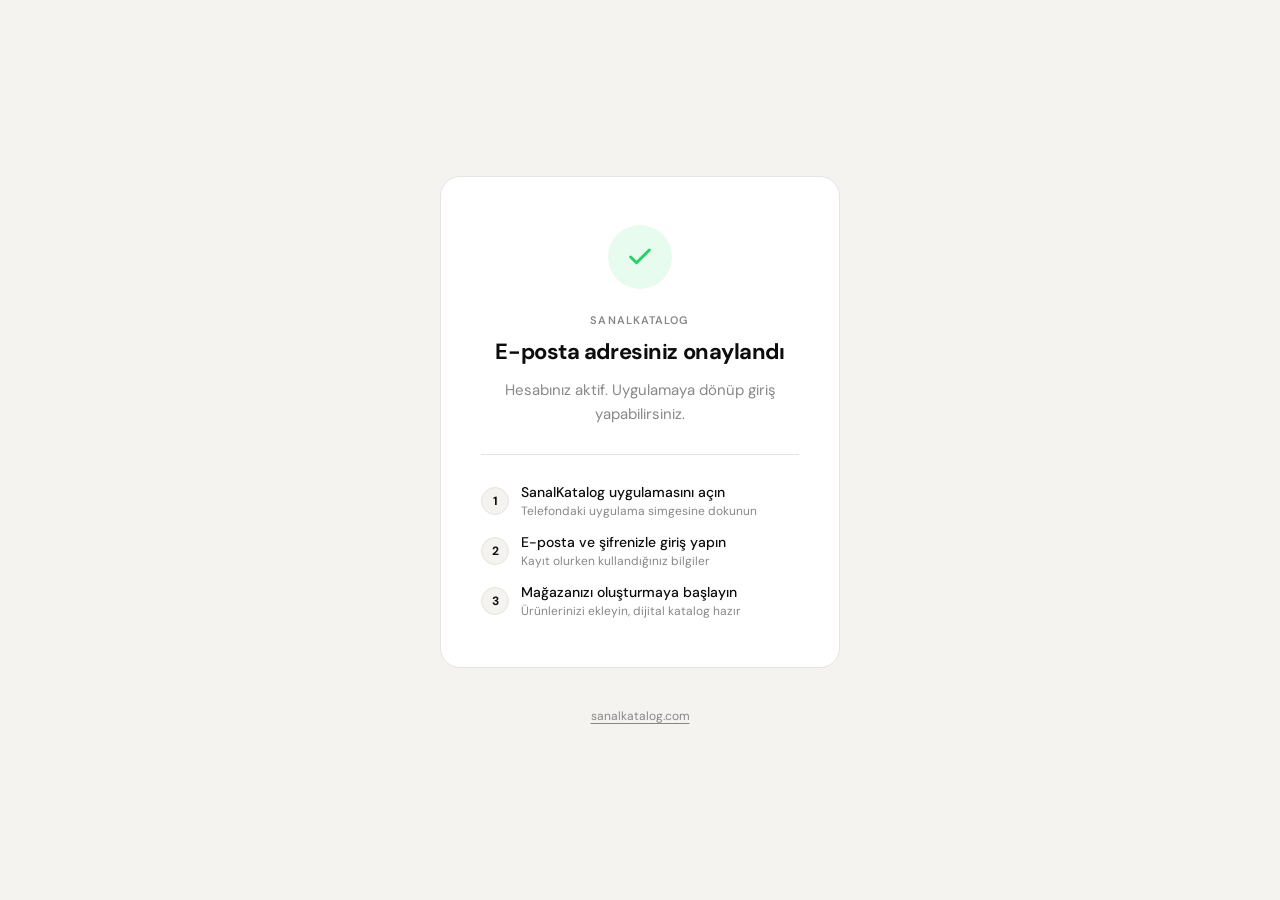
<file: confirm.html>
<!DOCTYPE html>
<html lang="tr">
<head>
  <meta charset="UTF-8">
  <meta name="viewport" content="width=device-width, initial-scale=1.0">
  <title>E-posta Onaylandı — SanalKatalog</title>
  <link rel="preconnect" href="https://fonts.googleapis.com">
  <link rel="preconnect" href="https://fonts.gstatic.com" crossorigin>
  <link href="https://fonts.googleapis.com/css2?family=DM+Sans:ital,wght@0,400;0,500;0,600;0,700;1,400&display=swap" rel="stylesheet">
  <style>
    *, *::before, *::after { box-sizing: border-box; margin: 0; padding: 0; }
    :root {
      --fg: #0d0d0d;
      --bg: #f4f3f0;
      --surface: #ffffff;
      --border: #e5e4e0;
      --muted: #888888;
      --green: #25d366;
      --ease-out: cubic-bezier(0.16,1,0.3,1);
    }
    html, body { height: 100%; }
    body {
      font-family: 'DM Sans', sans-serif;
      background: var(--bg);
      color: var(--fg);
      display: flex;
      flex-direction: column;
      align-items: center;
      justify-content: center;
      min-height: 100vh;
      padding: 32px 20px;
    }
    .card {
      background: var(--surface);
      border: 1px solid var(--border);
      border-radius: 20px;
      padding: 48px 40px;
      max-width: 400px;
      width: 100%;
      text-align: center;
      animation: fadeUp .5s var(--ease-out) both;
    }
    @keyframes fadeUp {
      from { opacity: 0; transform: translateY(16px); }
      to   { opacity: 1; transform: translateY(0); }
    }
    .check-wrap {
      width: 64px;
      height: 64px;
      background: rgba(37,211,102,.1);
      border-radius: 50%;
      display: flex;
      align-items: center;
      justify-content: center;
      margin: 0 auto 24px;
    }
    .check-wrap svg {
      width: 28px;
      height: 28px;
      stroke: var(--green);
      stroke-width: 2.5;
      fill: none;
      stroke-linecap: round;
      stroke-linejoin: round;
    }
    .brand {
      font-size: 11px;
      font-weight: 600;
      letter-spacing: .1em;
      text-transform: uppercase;
      color: var(--muted);
      margin-bottom: 12px;
    }
    h1 {
      font-size: 22px;
      font-weight: 700;
      letter-spacing: -.02em;
      line-height: 1.2;
      margin-bottom: 12px;
    }
    p {
      font-size: 15px;
      font-weight: 400;
      color: var(--muted);
      line-height: 1.6;
    }
    .divider {
      height: 1px;
      background: var(--border);
      margin: 28px 0;
    }
    .step {
      display: flex;
      align-items: center;
      gap: 12px;
      text-align: left;
    }
    .step-num {
      width: 28px;
      height: 28px;
      border-radius: 50%;
      background: var(--bg);
      border: 1px solid var(--border);
      display: flex;
      align-items: center;
      justify-content: center;
      font-size: 12px;
      font-weight: 700;
      flex-shrink: 0;
      color: var(--fg);
    }
    .step-text {
      font-size: 14px;
      font-weight: 500;
      color: var(--fg);
    }
    .step-text span {
      display: block;
      font-size: 12px;
      font-weight: 400;
      color: var(--muted);
      margin-top: 2px;
    }
    .steps { display: flex; flex-direction: column; gap: 14px; }
    .footer {
      margin-top: 40px;
      font-size: 12px;
      color: var(--muted);
    }
    .footer a { color: var(--muted); text-underline-offset: 3px; }
  </style>
</head>
<body>
  <div class="card">
    <div class="check-wrap">
      <svg viewBox="0 0 24 24"><path d="M20 6L9 17l-5-5"/></svg>
    </div>
    <div class="brand">SanalKatalog</div>
    <h1>E-posta adresiniz onaylandı</h1>
    <p>Hesabınız aktif. Uygulamaya dönüp giriş yapabilirsiniz.</p>
    <div class="divider"></div>
    <div class="steps">
      <div class="step">
        <div class="step-num">1</div>
        <div class="step-text">SanalKatalog uygulamasını açın<span>Telefondaki uygulama simgesine dokunun</span></div>
      </div>
      <div class="step">
        <div class="step-num">2</div>
        <div class="step-text">E-posta ve şifrenizle giriş yapın<span>Kayıt olurken kullandığınız bilgiler</span></div>
      </div>
      <div class="step">
        <div class="step-num">3</div>
        <div class="step-text">Mağazanızı oluşturmaya başlayın<span>Ürünlerinizi ekleyin, dijital katalog hazır</span></div>
      </div>
    </div>
  </div>
  <div class="footer">
    <a href="https://www.sanalkatalog.com">sanalkatalog.com</a>
  </div>
</body>
</html>
</file>
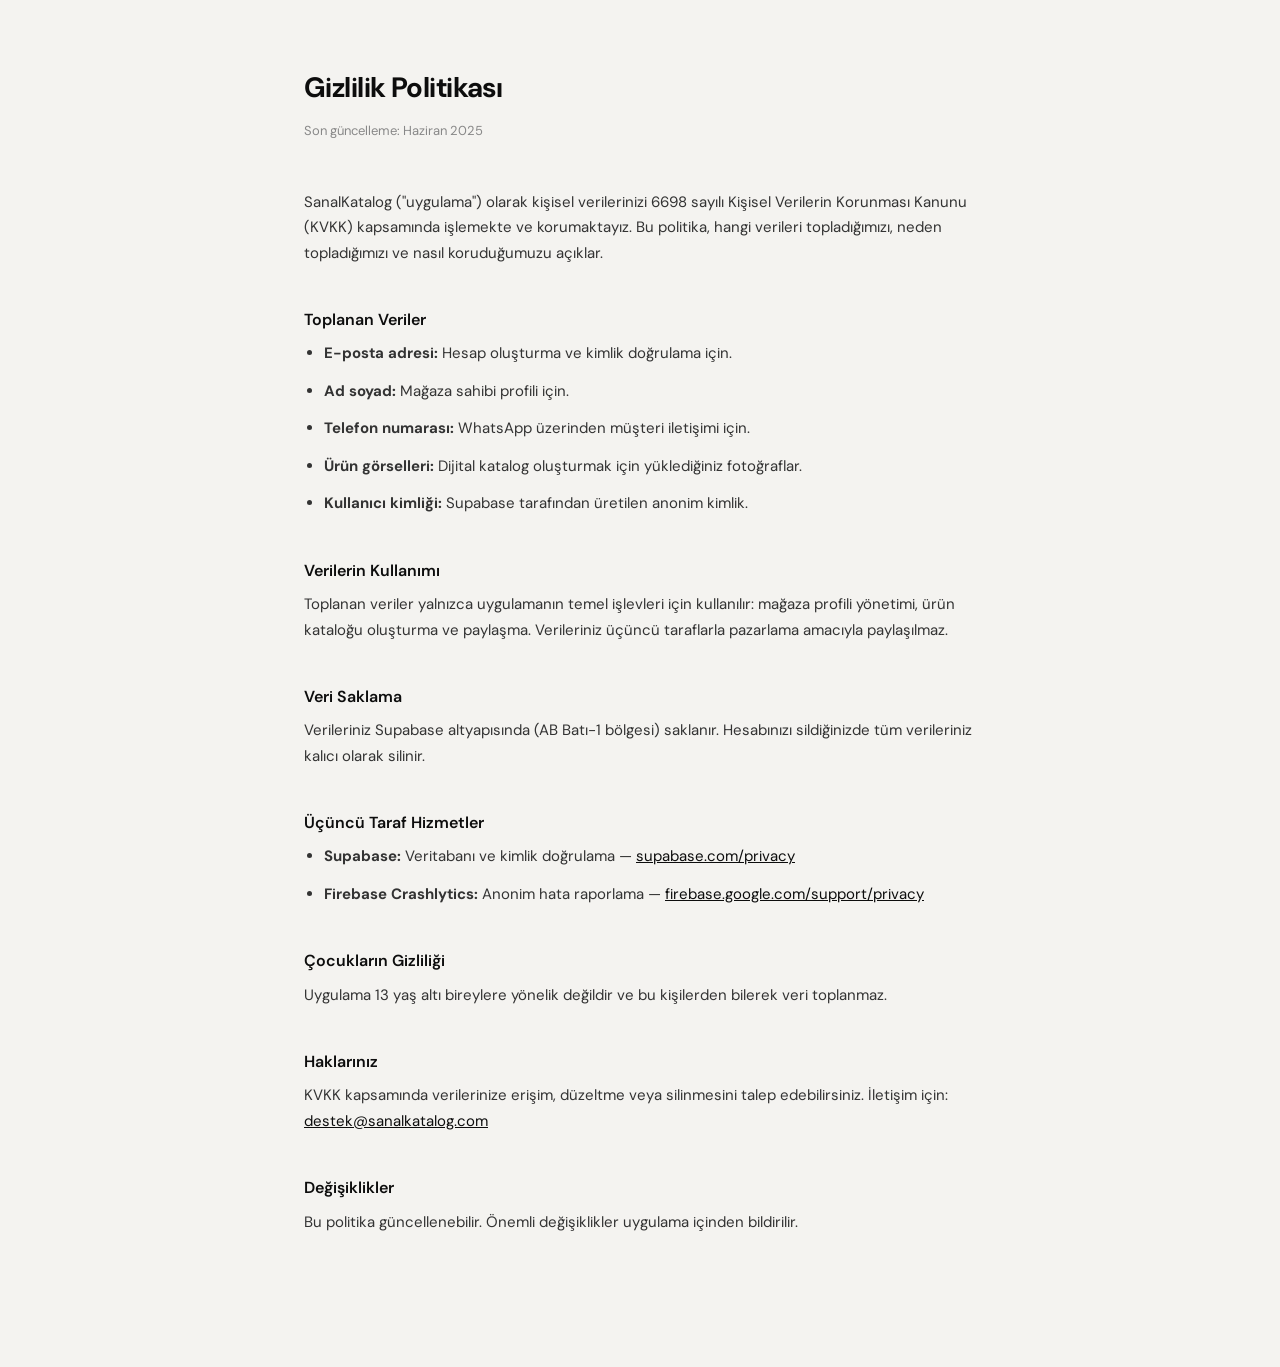
<file: privacy.html>
<!doctype html>
<html lang="tr">
<head>
<meta charset="utf-8"/>
<meta name="viewport" content="width=device-width, initial-scale=1"/>
<title>Gizlilik Politikası — SanalKatalog</title>
<link rel="preconnect" href="https://fonts.googleapis.com"/>
<link href="https://fonts.googleapis.com/css2?family=DM+Sans:opsz,wght@9..40,400;9..40,500;9..40,600&display=swap" rel="stylesheet"/>
<style>
*,*::before,*::after{box-sizing:border-box;}
body{margin:0;background:#f4f3f0;color:#0d0d0d;font-family:'DM Sans',system-ui,sans-serif;font-size:15px;line-height:1.7;-webkit-font-smoothing:antialiased;}
.wrap{max-width:720px;margin:0 auto;padding:64px 24px 120px;}
h1{font-size:28px;font-weight:700;letter-spacing:-.02em;margin:0 0 8px;}
.meta{color:#888;font-size:13px;margin-bottom:48px;}
h2{font-size:16px;font-weight:600;margin:40px 0 8px;}
p,li{color:#333;margin:0 0 12px;}
ul{padding-left:20px;margin:0 0 12px;}
a{color:#0d0d0d;text-decoration:underline;}
</style>
</head>
<body>
<div class="wrap">
  <h1>Gizlilik Politikası</h1>
  <p class="meta">Son güncelleme: Haziran 2025</p>

  <p>SanalKatalog ("uygulama") olarak kişisel verilerinizi 6698 sayılı Kişisel Verilerin Korunması Kanunu (KVKK) kapsamında işlemekte ve korumaktayız. Bu politika, hangi verileri topladığımızı, neden topladığımızı ve nasıl koruduğumuzu açıklar.</p>

  <h2>Toplanan Veriler</h2>
  <ul>
    <li><strong>E-posta adresi:</strong> Hesap oluşturma ve kimlik doğrulama için.</li>
    <li><strong>Ad soyad:</strong> Mağaza sahibi profili için.</li>
    <li><strong>Telefon numarası:</strong> WhatsApp üzerinden müşteri iletişimi için.</li>
    <li><strong>Ürün görselleri:</strong> Dijital katalog oluşturmak için yüklediğiniz fotoğraflar.</li>
    <li><strong>Kullanıcı kimliği:</strong> Supabase tarafından üretilen anonim kimlik.</li>
  </ul>

  <h2>Verilerin Kullanımı</h2>
  <p>Toplanan veriler yalnızca uygulamanın temel işlevleri için kullanılır: mağaza profili yönetimi, ürün kataloğu oluşturma ve paylaşma. Verileriniz üçüncü taraflarla pazarlama amacıyla paylaşılmaz.</p>

  <h2>Veri Saklama</h2>
  <p>Verileriniz Supabase altyapısında (AB Batı-1 bölgesi) saklanır. Hesabınızı sildiğinizde tüm verileriniz kalıcı olarak silinir.</p>

  <h2>Üçüncü Taraf Hizmetler</h2>
  <ul>
    <li><strong>Supabase:</strong> Veritabanı ve kimlik doğrulama — <a href="https://supabase.com/privacy" target="_blank">supabase.com/privacy</a></li>
    <li><strong>Firebase Crashlytics:</strong> Anonim hata raporlama — <a href="https://firebase.google.com/support/privacy" target="_blank">firebase.google.com/support/privacy</a></li>
  </ul>

  <h2>Çocukların Gizliliği</h2>
  <p>Uygulama 13 yaş altı bireylere yönelik değildir ve bu kişilerden bilerek veri toplanmaz.</p>

  <h2>Haklarınız</h2>
  <p>KVKK kapsamında verilerinize erişim, düzeltme veya silinmesini talep edebilirsiniz. İletişim için: <a href="mailto:destek@sanalkatalog.com">destek@sanalkatalog.com</a></p>

  <h2>Değişiklikler</h2>
  <p>Bu politika güncellenebilir. Önemli değişiklikler uygulama içinden bildirilir.</p>
</div>
</body>
</html>
</file>
